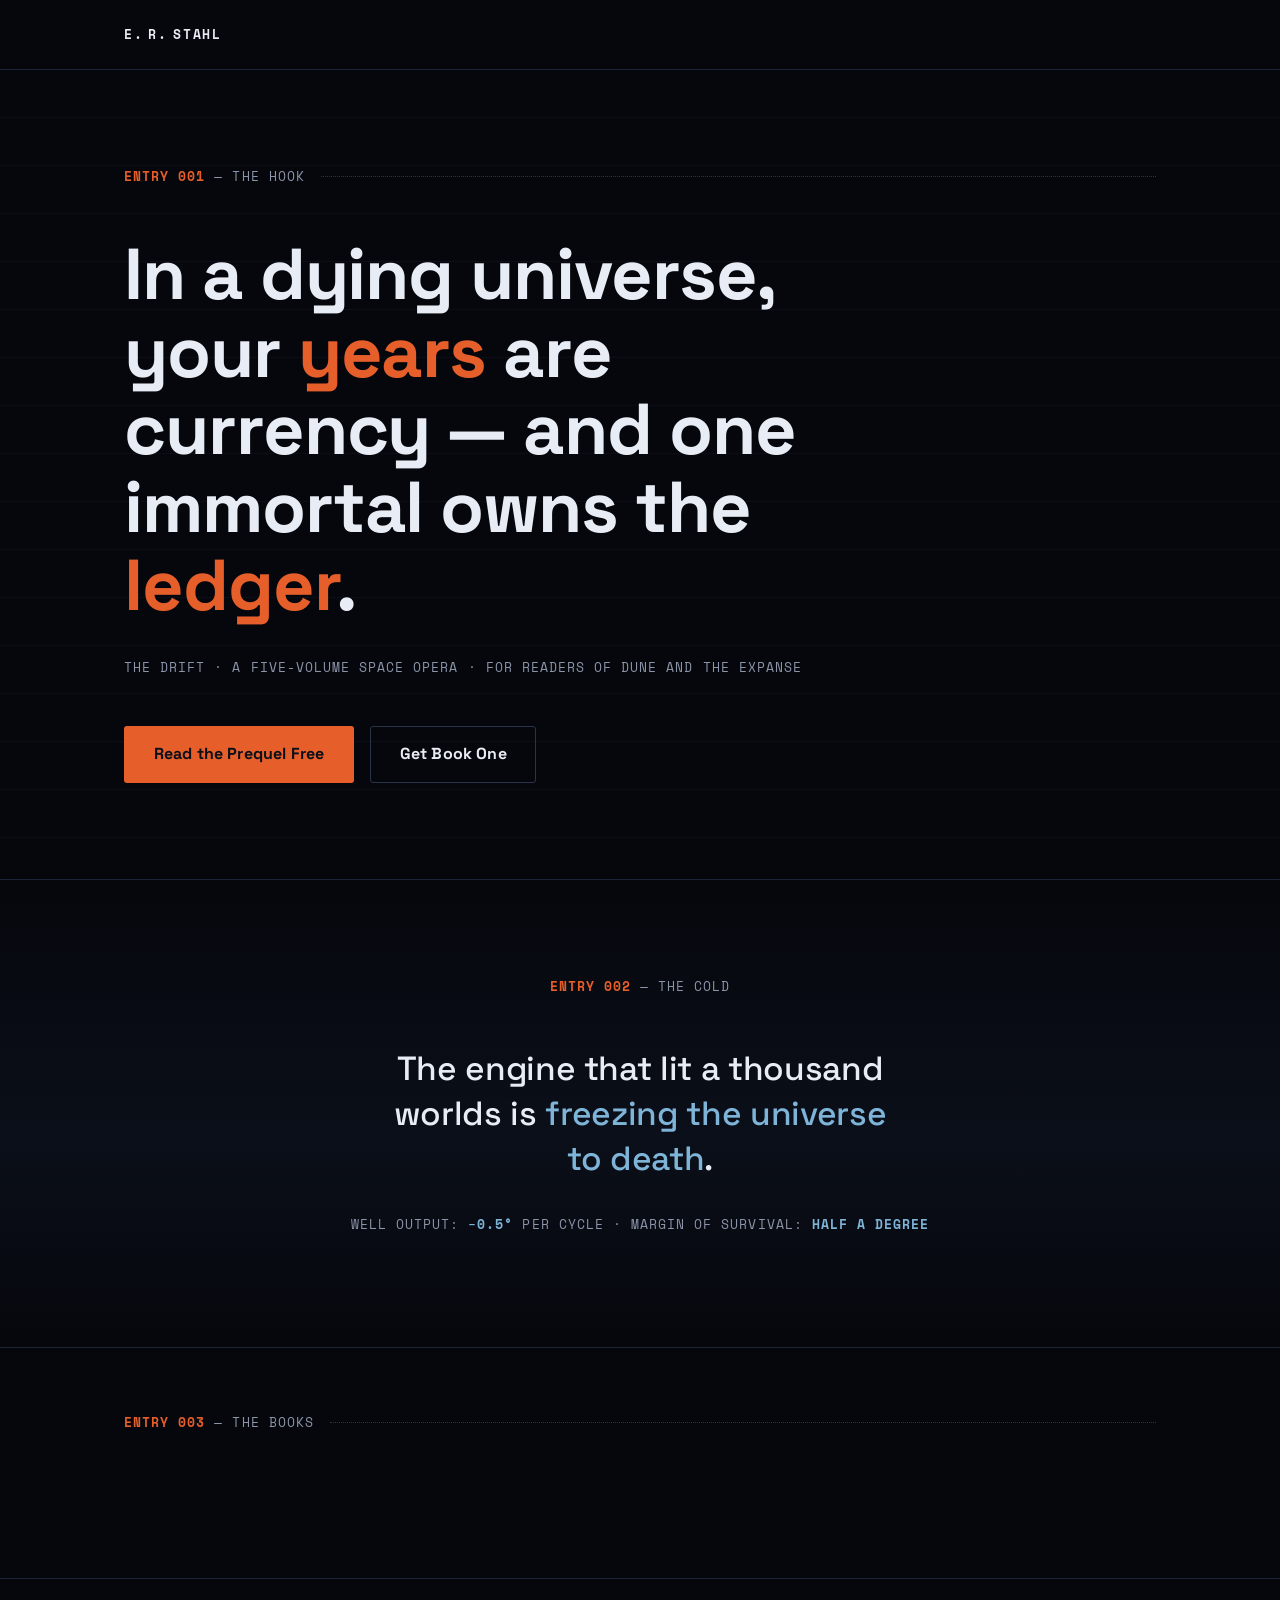
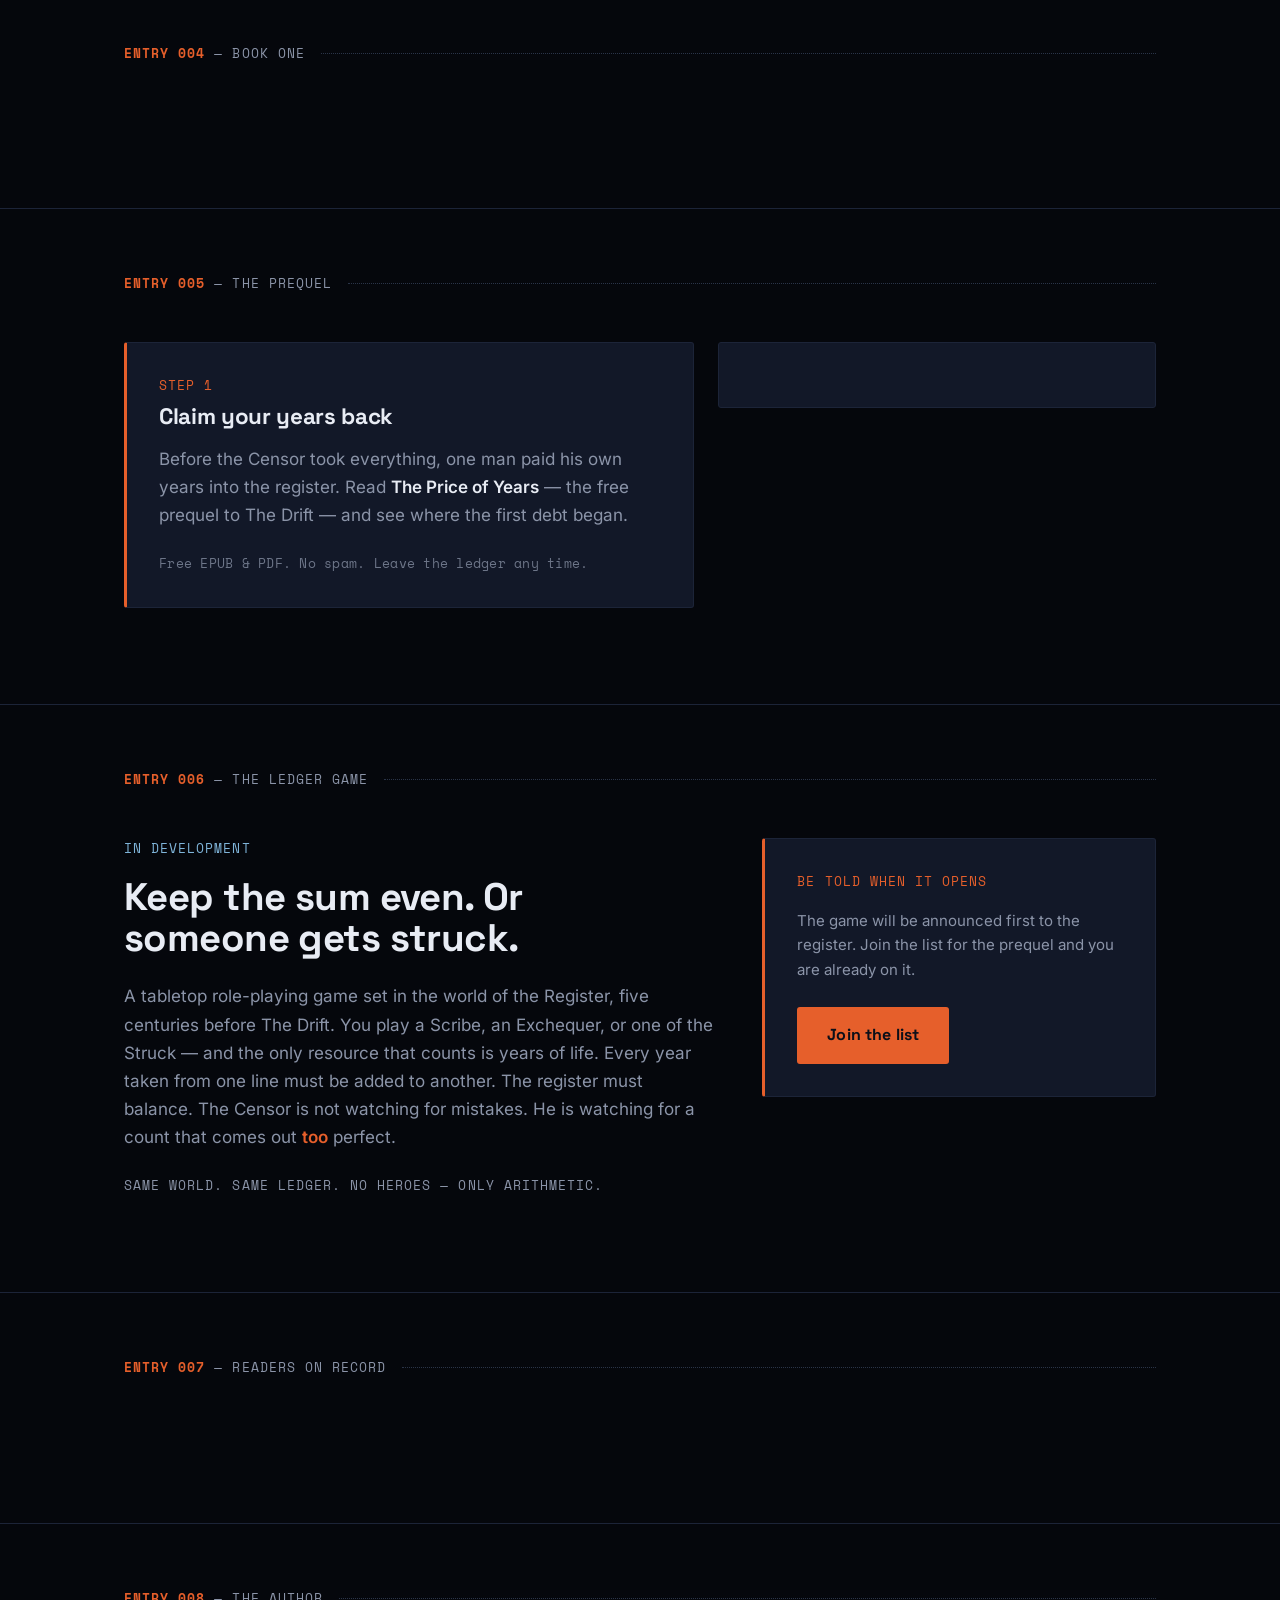
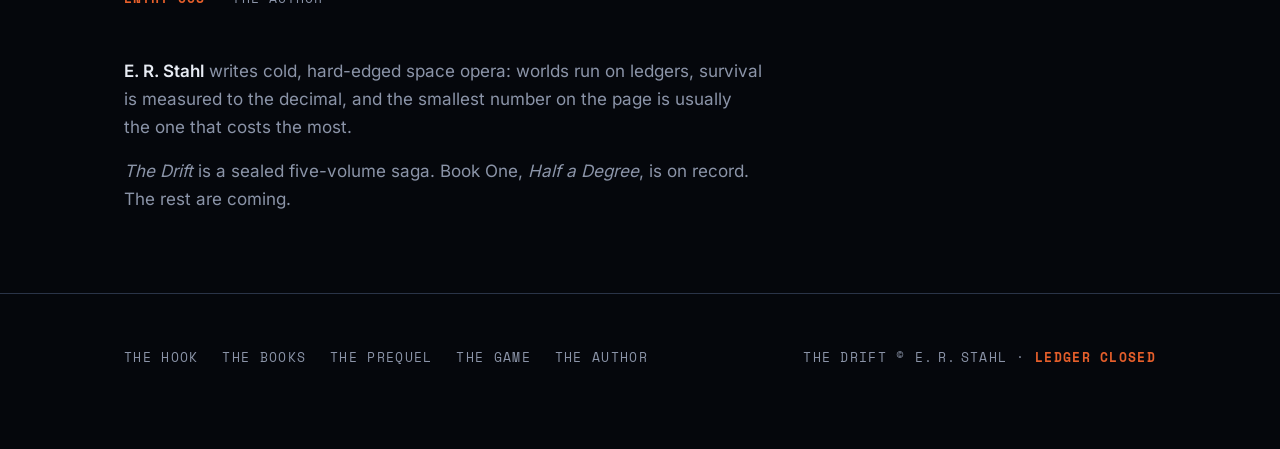
<file: index.html>
<!doctype html>
<html lang="en">
<head>
  <meta charset="utf-8" />
  <meta name="viewport" content="width=device-width, initial-scale=1" />

  <title>E. R. Stahl — The Drift</title>
  <meta name="description" content="The Drift, a five-volume space opera by E. R. Stahl. In a dying universe, your years are currency — and one immortal owns the ledger." />

  <meta property="og:type" content="website" />
  <meta property="og:title" content="E. R. Stahl — The Drift" />
  <meta property="og:description" content="In a dying universe, your years are currency — and one immortal owns the ledger." />
  <meta property="og:image" content="assets/og-image.jpg" />
  <meta property="og:image:width" content="1200" />
  <meta property="og:image:height" content="630" />
  <meta name="twitter:card" content="summary_large_image" />
  <meta name="twitter:image" content="assets/og-image.jpg" />

  <link rel="icon" href="assets/favicon.svg" type="image/svg+xml" />
  <link rel="icon" href="assets/favicon-32.png" sizes="32x32" type="image/png" />
  <link rel="icon" href="assets/favicon.ico" sizes="any" />
  <link rel="apple-touch-icon" href="assets/apple-touch-icon.png" />
  <meta name="theme-color" content="#0B0F19" />

  <link rel="stylesheet" href="css/fonts.css" />
  <link rel="stylesheet" href="css/tokens.css" />
  <link rel="stylesheet" href="css/base.css" />
  <link rel="stylesheet" href="css/sections.css" />
</head>
<body>
  <header class="site-header">
    <div class="container">
      <a class="site-header__brand" href="/">E.&thinsp;R.&thinsp;Stahl</a>
    </div>
  </header>

  <!-- Entries land one at a time:
       001 Hero · 002 Atmosphere · 003 The Books · 004 Book One
       005 The Prequel (EmailOctopus) · 006 Readers · 007 The Author -->
  <main id="app">

    <!-- ENTRY 001 — THE HOOK -->
    <section id="hero" class="hero">
      <div class="container">
        <div class="entry__label">
          <span class="ledger"><b>ENTRY 001</b> — THE HOOK</span>
        </div>
        <h1 class="hero__title">In a dying universe, your <em>years</em> are currency &mdash; and one immortal owns the <em>ledger</em>.</h1>
        <p class="hero__comps ledger">The Drift &middot; A five-volume space opera &middot; For readers of Dune and The Expanse</p>
        <div class="hero__cta">
          <a href="#prequel" class="btn btn--brace">Read the Prequel Free</a>
          <a href="#book-one" class="btn btn--ghost">Get Book One</a>
        </div>
      </div>
    </section>

    <!-- ENTRY 002 — THE COLD -->
    <section id="atmosphere" class="atmosphere">
      <div class="container">
        <div class="entry__label">
          <span class="ledger"><b>ENTRY 002</b> — THE COLD</span>
        </div>
        <p class="atmosphere__line">The engine that lit a thousand worlds is <em>freezing the universe to death</em>.</p>
        <p class="atmosphere__reading ledger">Well output: <b>&minus;0.5&deg;</b> per cycle &middot; Margin of survival: <b>half a degree</b></p>
      </div>
    </section>

    <!-- ENTRY 003 — THE BOOKS -->
    <section id="books" class="shelf">
      <div class="container">
        <div class="entry__label">
          <span class="ledger"><b>ENTRY 003</b> — THE BOOKS</span>
        </div>
        <div id="shelf-grid" class="shelf__grid"></div>
      </div>
    </section>

    <!-- ENTRY 004 — BOOK ONE -->
    <section id="book-detail" class="detail">
      <div class="container">
        <div class="entry__label">
          <span class="ledger"><b>ENTRY 004</b> — BOOK ONE</span>
        </div>
        <div id="detail-grid" class="detail__grid"></div>
      </div>
    </section>

    <!-- ENTRY 005 — THE PREQUEL -->
    <section id="prequel" class="entry">
      <div class="container">
        <div class="entry__label">
          <span class="ledger"><b>ENTRY 005</b> — THE PREQUEL</span>
        </div>

        <ol class="funnel">
          <li class="funnel__step">
            <p class="ledger funnel__num">Step 1</p>
            <h3 class="funnel__head">Claim your years back</h3>
            <p class="funnel__lede">Before the Censor took everything, one man paid his own years into the register. Read <em>The Price of Years</em> &mdash; the free prequel to The Drift &mdash; and see where the first debt began.</p>

            <!-- EmailOctopus embedded form (engine), styled by the site's ledger CSS -->
            <div id="eo-form-wrap" class="funnel__form-wrap">
              <script async src="https://eomail5.com/form/4b16d84e-776c-11f1-80fe-4f10231cc5b2.js" data-form="4b16d84e-776c-11f1-80fe-4f10231cc5b2"></script>
            </div>

            <p class="funnel__fine ledger">Free EPUB &amp; PDF. No spam. Leave the ledger any time.</p>
          </li>

          <li class="funnel__step" id="prequel-step2"></li>
        </ol>
      </div>
    </section>

    <!-- ENTRY 006 — THE GAME (teaser, not yet for sale) -->
    <section id="game" class="entry game-teaser">
      <div class="container">
        <div class="entry__label">
          <span class="ledger"><b>ENTRY 006</b> &mdash; THE LEDGER GAME</span>
        </div>
        <div class="game-teaser__grid">
          <div>
            <p class="ledger game-teaser__status">In development</p>
            <h2 class="game-teaser__head">Keep the sum even. Or someone gets struck.</h2>
            <p class="game-teaser__lede">A tabletop role-playing game set in the world of the Register, five centuries before The Drift. You play a Scribe, an Exchequer, or one of the Struck &mdash; and the only resource that counts is years of life. Every year taken from one line must be added to another. The register must balance. The Censor is not watching for mistakes. He is watching for a count that comes out <em>too</em> perfect.</p>
            <p class="game-teaser__note ledger">Same world. Same ledger. No heroes &mdash; only arithmetic.</p>
          </div>
          <div class="game-teaser__cta-box">
            <p class="ledger">Be told when it opens</p>
            <p class="muted">The game will be announced first to the register. Join the list for the prequel and you are already on it.</p>
            <a href="#prequel" class="btn btn--brace">Join the list</a>
          </div>
        </div>
      </div>
    </section>

    <!-- ENTRY 007 — READERS (hidden until real reviews exist) -->
    <section id="reviews" class="reviews">
      <div class="container">
        <div class="entry__label">
          <span class="ledger"><b>ENTRY 007</b> — READERS ON RECORD</span>
        </div>
        <div id="reviews-grid" class="reviews__grid"></div>
      </div>
    </section>

    <!-- ENTRY 008 — THE AUTHOR -->
    <section id="author" class="author">
      <div class="container">
        <div class="entry__label">
          <span class="ledger"><b>ENTRY 008</b> — THE AUTHOR</span>
        </div>
        <div class="author__body">
          <p><strong>E. R. Stahl</strong> writes cold, hard-edged space opera: worlds run on ledgers, survival is measured to the decimal, and the smallest number on the page is usually the one that costs the most.</p>
          <p><em>The Drift</em> is a sealed five-volume saga. Book One, <em>Half a Degree</em>, is on record. The rest are coming.</p>
        </div>
      </div>
    </section>

  </main>

  <footer class="site-footer">
    <div class="container">
      <ul class="site-footer__nav">
        <li><a href="#hero">The Hook</a></li>
        <li><a href="#books">The Books</a></li>
        <li><a href="#prequel">The Prequel</a></li>
        <li><a href="#game">The Game</a></li>
        <li><a href="#author">The Author</a></li>
      </ul>
      <p class="site-footer__seal">The Drift &copy; E.&thinsp;R.&thinsp;Stahl &middot; <b>Ledger closed</b></p>
    </div>
  </footer>

  <script type="module" src="js/main.js"></script>
</body>
</html>
</file>
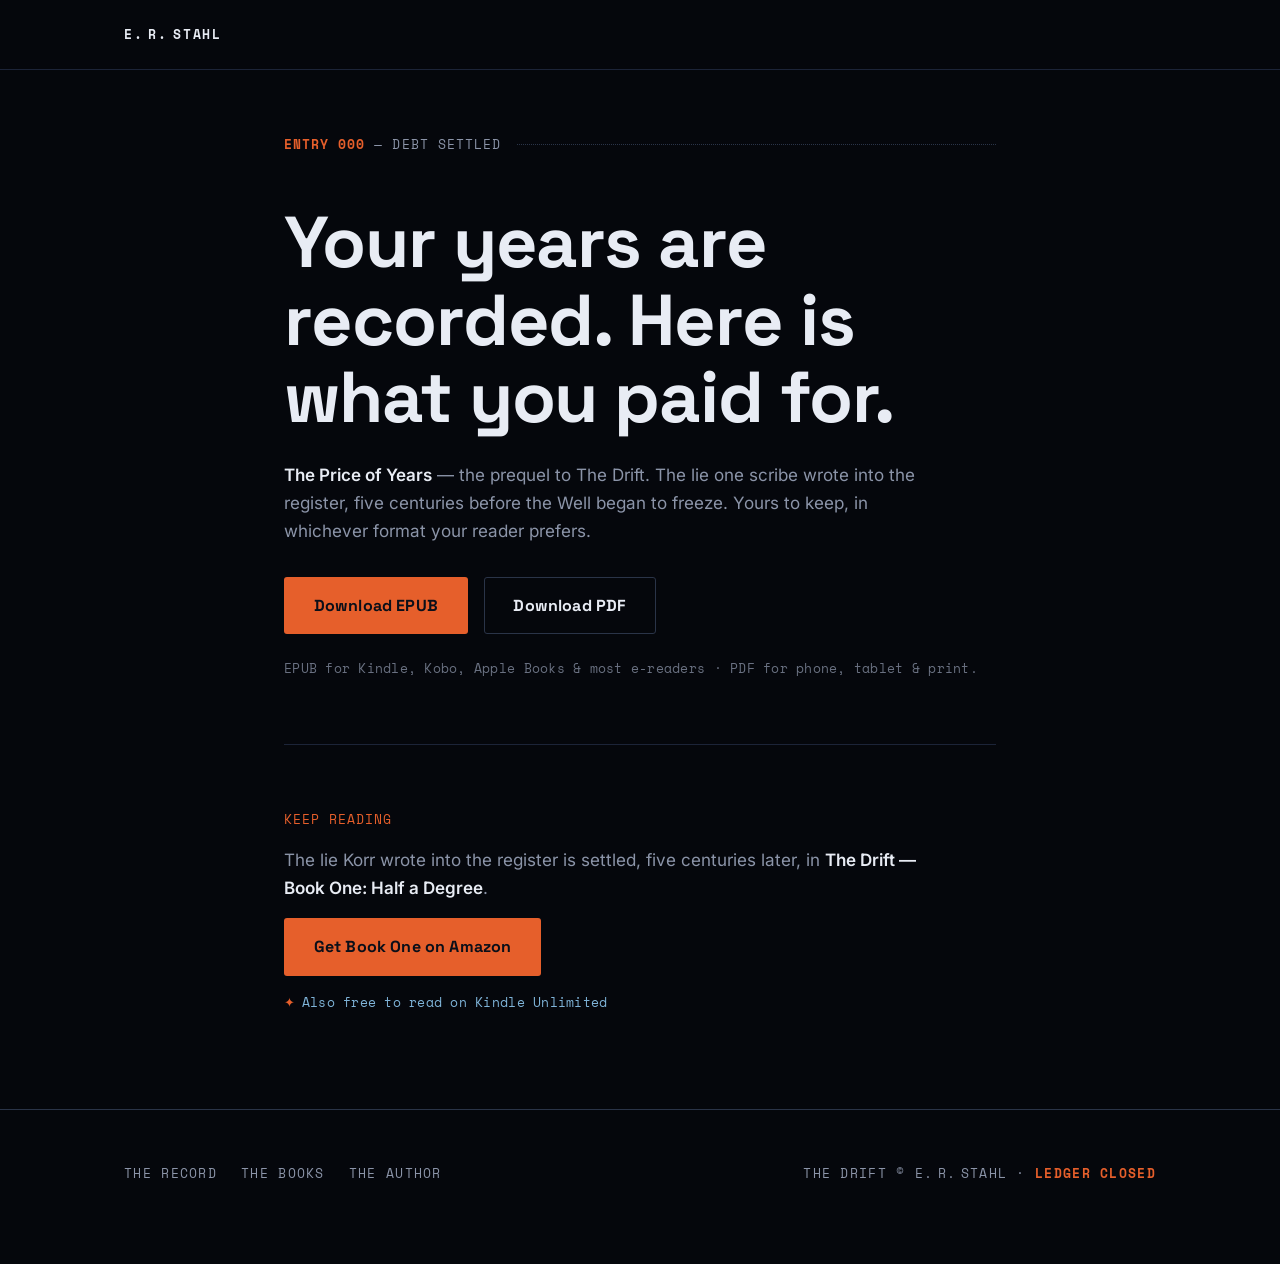
<file: prequel/index.html>
<!doctype html>
<html lang="en">
<head>
  <meta charset="utf-8" />
  <meta name="viewport" content="width=device-width, initial-scale=1" />

  <title>The Price of Years — download · E. R. Stahl</title>
  <meta name="description" content="Download The Price of Years, the free prequel to The Drift by E. R. Stahl." />
  <meta name="robots" content="noindex" />

  <link rel="icon" href="../assets/favicon.svg" type="image/svg+xml" />
  <link rel="icon" href="../assets/favicon-32.png" sizes="32x32" type="image/png" />
  <link rel="apple-touch-icon" href="../assets/apple-touch-icon.png" />
  <meta name="theme-color" content="#0B0F19" />

  <link rel="stylesheet" href="../css/fonts.css" />
  <link rel="stylesheet" href="../css/tokens.css" />
  <link rel="stylesheet" href="../css/base.css" />
  <link rel="stylesheet" href="../css/sections.css" />
</head>
<body>
  <header class="site-header">
    <div class="container">
      <a class="site-header__brand" href="../">E.&thinsp;R.&thinsp;Stahl</a>
    </div>
  </header>

  <main id="app">
    <section class="entry" style="border-top:1px solid var(--line);">
      <div class="container" style="max-width:760px;">
        <div class="entry__label">
          <span class="ledger"><b>ENTRY 000</b> &mdash; DEBT SETTLED</span>
        </div>

        <h1 style="max-width:20ch;">Your years are recorded. Here is what you paid for.</h1>

        <p class="muted" style="max-width:58ch;">
          <em style="color:var(--ink);font-style:normal;font-weight:600;">The Price of Years</em> &mdash; the prequel to The Drift.
          The lie one scribe wrote into the register, five centuries before the Well began to freeze.
          Yours to keep, in whichever format your reader prefers.
        </p>

        <div class="detail__buy" style="margin-top:var(--sp-4);">
          <a href="../downloads/the-price-of-years.epub" class="btn btn--brace" download>Download EPUB</a>
          <a href="../downloads/the-price-of-years.pdf" class="btn btn--ghost" download>Download PDF</a>
        </div>

        <p class="funnel__fine ledger" style="margin-top:var(--sp-3);">
          EPUB for Kindle, Kobo, Apple Books &amp; most e-readers &middot; PDF for phone, tablet &amp; print.
        </p>

        <hr style="border:none;border-top:1px solid var(--line);margin:var(--sp-8) 0;" />

        <p class="ledger" style="color:var(--brace);">Keep reading</p>
        <p class="muted" style="max-width:58ch;">
          The lie Korr wrote into the register is settled, five centuries later, in
          <em style="color:var(--ink);font-style:normal;font-weight:600;">The Drift &mdash; Book One: Half a Degree</em>.
        </p>
        <p style="margin-top:var(--sp-2);">
          <a href="https://www.amazon.com/dp/B0H6TMXJSC" class="btn btn--brace" target="_blank" rel="noopener">Get Book One on Amazon</a>
        </p>
        <p class="detail__ku ledger" style="margin-top:var(--sp-2);">Also free to read on Kindle Unlimited</p>
      </div>
    </section>
  </main>

  <footer class="site-footer">
    <div class="container">
      <ul class="site-footer__nav">
        <li><a href="../">The Record</a></li>
        <li><a href="../#books">The Books</a></li>
        <li><a href="../#author">The Author</a></li>
      </ul>
      <p class="site-footer__seal">The Drift &copy; E.&thinsp;R.&thinsp;Stahl &middot; <b>Ledger closed</b></p>
    </div>
  </footer>
</body>
</html>
</file>
<file: css/fonts.css>
/* E. R. STAHL — self-hosted fonts (no external requests).
   Space Grotesk = display · Inter = body · Space Mono = ledger voice */

@font-face {
  font-family: "Space Grotesk";
  font-style: normal;
  font-weight: 500;
  font-display: swap;
  src: url("../assets/fonts/space-grotesk-latin-500-normal.woff2") format("woff2");
}
@font-face {
  font-family: "Space Grotesk";
  font-style: normal;
  font-weight: 700;
  font-display: swap;
  src: url("../assets/fonts/space-grotesk-latin-700-normal.woff2") format("woff2");
}

@font-face {
  font-family: "Inter";
  font-style: normal;
  font-weight: 400;
  font-display: swap;
  src: url("../assets/fonts/inter-latin-400-normal.woff2") format("woff2");
}
@font-face {
  font-family: "Inter";
  font-style: normal;
  font-weight: 600;
  font-display: swap;
  src: url("../assets/fonts/inter-latin-600-normal.woff2") format("woff2");
}

@font-face {
  font-family: "Space Mono";
  font-style: normal;
  font-weight: 400;
  font-display: swap;
  src: url("../assets/fonts/space-mono-latin-400-normal.woff2") format("woff2");
}
@font-face {
  font-family: "Space Mono";
  font-style: normal;
  font-weight: 700;
  font-display: swap;
  src: url("../assets/fonts/space-mono-latin-700-normal.woff2") format("woff2");
}
</file>
<file: css/tokens.css>
/* ==========================================================================
   E. R. STAHL — DESIGN TOKENS
   Concept: the site is a page of the Censor's ledger.
   Cold (#0B0F19) is the freezing universe; Brace (#E65F2B) is the ember
   the crew carries. Space Mono is the register's voice.
   ========================================================================== */

:root {
  /* --- Palette --- */
  --cold-0: #05070C;        /* deepest background (page) */
  --cold-1: #0B0F19;        /* base surface */
  --cold-2: #121828;        /* raised surface (cards) */
  --line: #1C2438;          /* ledger rule lines, borders */
  --line-strong: #2A3448;  /* stronger rules (section dividers) */
  --ink: #E8ECF4;           /* primary text */
  --ink-dim: #8B94A8;       /* secondary text */
  --brace: #E65F2B;         /* the ember — accent, CTA */
  --brace-hot: #FF7A3D;     /* hover state */
  --frost: #7FB4D9;         /* cold counterpoint, used sparingly (links, thin details) */

  /* --- Type --- */
  --font-display: "Space Grotesk", system-ui, sans-serif;
  --font-body: "Inter", system-ui, sans-serif;
  --font-ledger: "Space Mono", ui-monospace, monospace;

  /* Fluid type scale */
  --fs-hero: clamp(2.4rem, 6.5vw, 4.5rem);
  --fs-h2: clamp(1.6rem, 3.5vw, 2.4rem);
  --fs-h3: 1.25rem;
  --fs-body: 1.0625rem;     /* 17px */
  --fs-small: 0.9375rem;    /* 15px */
  --fs-ledger: 0.8125rem;   /* 13px — entry labels, counter */

  /* --- Spacing scale (multiples of 8) --- */
  --sp-1: 0.5rem;
  --sp-2: 1rem;
  --sp-3: 1.5rem;
  --sp-4: 2rem;
  --sp-6: 3rem;
  --sp-8: 4rem;
  --sp-12: 6rem;

  /* --- Layout --- */
  --container: 1080px;
  --radius: 3px;            /* almost square: ledger, not app */
}
</file>
<file: css/base.css>
/* ==========================================================================
   E. R. STAHL — BASE
   Reset, typography, ledger primitives (rules, entry labels, counter),
   buttons, accessibility floor.
   ========================================================================== */

*, *::before, *::after { box-sizing: border-box; }

html { scroll-behavior: smooth; }

body {
  margin: 0;
  background: var(--cold-0);
  color: var(--ink);
  font-family: var(--font-body);
  font-size: var(--fs-body);
  line-height: 1.65;
  -webkit-font-smoothing: antialiased;
}

img { max-width: 100%; display: block; }

.container {
  max-width: var(--container);
  margin: 0 auto;
  padding: 0 var(--sp-3);
}

/* --- Headings: Space Grotesk, tight --- */
h1, h2, h3 {
  font-family: var(--font-display);
  font-weight: 700;
  line-height: 1.08;
  letter-spacing: -0.015em;
  margin: 0 0 var(--sp-3);
  color: var(--ink);
}
h1 { font-size: var(--fs-hero); }
h2 { font-size: var(--fs-h2); }
h3 { font-size: var(--fs-h3); }

p { margin: 0 0 var(--sp-2); }
.muted { color: var(--ink-dim); }

a { color: var(--frost); text-decoration: none; }
a:hover { text-decoration: underline; }

/* --- Ledger primitives ------------------------------------------------ */

/* The ledger voice: labels, figures, entry numbers */
.ledger {
  font-family: var(--font-ledger);
  font-size: var(--fs-ledger);
  letter-spacing: 0.08em;
  text-transform: uppercase;
  color: var(--ink-dim);
}

/* Section = one ledger entry. Thin rule + entry label on top. */
.entry {
  border-top: 1px solid var(--line);
  padding: var(--sp-8) 0 var(--sp-12);
}
.entry__label {
  display: flex;
  align-items: baseline;
  gap: var(--sp-2);
  margin-bottom: var(--sp-6);
}
.entry__label .ledger b { color: var(--brace); font-weight: 700; }
.entry__label::after {
  content: "";
  flex: 1;
  border-bottom: 1px dotted var(--line-strong);
  transform: translateY(-4px);
}

/* The live counter — the ledger's stamp (top right, fixed) */
.years-counter {
  position: fixed;
  top: var(--sp-2);
  right: var(--sp-3);
  z-index: 1000;
  font-family: var(--font-ledger);
  text-align: right;
  color: var(--ink-dim);
  background: color-mix(in srgb, var(--cold-1) 88%, transparent);
  border: 1px solid var(--line-strong);
  border-right: 3px solid var(--brace);
  border-radius: var(--radius);
  padding: 10px 14px;
  backdrop-filter: blur(6px);
  user-select: none;
}
.years-counter__line {
  display: block;
  font-size: 0.6875rem;      /* 11px */
  letter-spacing: 0.12em;
  text-transform: uppercase;
}
.years-counter__figure {
  display: block;
  color: var(--brace);
  font-weight: 700;
  font-size: 1.375rem;       /* 22px — the number is the point */
  letter-spacing: 0.02em;
  line-height: 1.3;
  font-variant-numeric: tabular-nums;
}
.years-counter__figure span { font-size: 0.75em; color: var(--ink-dim); font-weight: 400; }

@media (max-width: 640px) {
  .years-counter { padding: 8px 10px; }
  .years-counter__figure { font-size: 1.125rem; }
}

/* --- Buttons ----------------------------------------------------------- */
.btn {
  display: inline-block;
  font-family: var(--font-display);
  font-weight: 700;
  font-size: 1rem;
  letter-spacing: 0.01em;
  padding: 0.9rem 1.8rem;
  border-radius: var(--radius);
  border: 1px solid transparent;
  cursor: pointer;
  text-decoration: none;
  transition: background-color 0.15s ease, border-color 0.15s ease, color 0.15s ease;
}
.btn:hover { text-decoration: none; }

.btn--brace { background: var(--brace); color: #0B0F19; }
.btn--brace:hover { background: var(--brace-hot); }

.btn--ghost {
  background: transparent;
  color: var(--ink);
  border-color: var(--line-strong);
}
.btn--ghost:hover { border-color: var(--brace); color: var(--brace); }

/* --- Accessibility floor ------------------------------------------------ */
:focus-visible {
  outline: 2px solid var(--brace);
  outline-offset: 2px;
}

@media (prefers-reduced-motion: reduce) {
  html { scroll-behavior: auto; }
  *, *::before, *::after { transition: none !important; animation: none !important; }
}
</file>
<file: css/sections.css>
/* ==========================================================================
   E. R. STAHL — SECTIONS
   One block per site entry. Phase 1: Hero.
   ========================================================================== */

/* --- Header (slim brand bar, balances the counter) --------------------- */
.site-header {
  padding: var(--sp-3) 0;
}
.site-header .container {
  display: flex;
  align-items: center;
  gap: var(--sp-3);
}
.site-header__brand {
  font-family: var(--font-ledger);
  font-size: var(--fs-ledger);
  font-weight: 700;
  letter-spacing: 0.14em;
  text-transform: uppercase;
  color: var(--ink);
  text-decoration: none;
}
.site-header__brand:hover { text-decoration: none; color: var(--brace); }

/* --- Hero (ENTRY 001) --------------------------------------------------- */
.hero {
  position: relative;
  padding: var(--sp-12) 0;
  border-top: 1px solid var(--line);
  /* faint ledger ruling in the dark — barely there */
  background-image: repeating-linear-gradient(
    to bottom,
    transparent 0,
    transparent 47px,
    rgba(42, 52, 72, 0.16) 47px,
    rgba(42, 52, 72, 0.16) 48px
  );
}

.hero__title {
  max-width: 17ch;
  margin-bottom: var(--sp-4);
}
.hero__title em {
  font-style: normal;
  color: var(--brace);
}

.hero__comps {
  margin: 0 0 var(--sp-6);
}

.hero__cta {
  display: flex;
  flex-wrap: wrap;
  gap: var(--sp-2);
}

@media (max-width: 640px) {
  .hero { padding: var(--sp-8) 0 var(--sp-12); }
  .hero__cta .btn { width: 100%; text-align: center; }
}

/* --- Atmosphere band (ENTRY 002) ---------------------------------------- */
.atmosphere {
  border-top: 1px solid var(--line);
  background: linear-gradient(to bottom, var(--cold-0), var(--cold-1) 55%, var(--cold-0));
  padding: var(--sp-12) 0;
  text-align: center;
}
.atmosphere .entry__label {
  justify-content: center;
}
.atmosphere .entry__label::after { display: none; }

.atmosphere__line {
  font-family: var(--font-display);
  font-weight: 500;
  font-size: clamp(1.4rem, 3.2vw, 2.1rem);
  line-height: 1.35;
  letter-spacing: -0.01em;
  color: var(--ink);
  max-width: 24ch;
  margin: 0 auto var(--sp-4);
}
.atmosphere__line em {
  font-style: normal;
  color: var(--frost);
}

.atmosphere__reading {
  color: var(--ink-dim);
}
.atmosphere__reading b { color: var(--frost); font-weight: 700; }

/* --- Saga shelf (ENTRY 003) --------------------------------------------- */
.shelf {
  border-top: 1px solid var(--line);
  padding: var(--sp-8) 0 var(--sp-12);
}
.shelf__grid {
  display: grid;
  gap: var(--sp-3);
  grid-template-columns: 1fr;
  margin-top: var(--sp-4);
}
@media (min-width: 620px) {
  .shelf__grid { grid-template-columns: repeat(2, 1fr); }
}
@media (min-width: 900px) {
  .shelf__grid { grid-template-columns: repeat(3, 1fr); }
}

.book-card {
  display: flex;
  flex-direction: column;
  background: var(--cold-2);
  border: 1px solid var(--line);
  border-radius: var(--radius);
  overflow: hidden;
}
.book-card.is-available {
  border-color: var(--line-strong);
  border-left: 3px solid var(--brace);
}

.book-card__cover {
  aspect-ratio: 2 / 3;
  background: var(--cold-1);
}
.book-card__cover img { width: 100%; height: 100%; object-fit: cover; }

.book-card__cover--sealed {
  display: flex;
  align-items: center;
  justify-content: center;
  border-bottom: 1px solid var(--line);
  background-image: repeating-linear-gradient(
    45deg,
    transparent 0, transparent 11px,
    rgba(42, 52, 72, 0.25) 11px, rgba(42, 52, 72, 0.25) 12px
  );
}
.book-card__vol {
  font-family: var(--font-ledger);
  font-size: var(--fs-ledger);
  letter-spacing: 0.14em;
  text-transform: uppercase;
  color: var(--ink-dim);
  border: 1px solid var(--line-strong);
  border-radius: var(--radius);
  padding: 6px 12px;
  background: color-mix(in srgb, var(--cold-1) 70%, transparent);
}

.book-card__body {
  display: flex;
  flex-direction: column;
  gap: var(--sp-2);
  padding: var(--sp-3);
  flex: 1;
}
.book-card__meta {
  display: flex;
  justify-content: space-between;
  align-items: center;
  margin: 0;
}
.book-card__state.is-open { color: var(--brace); }

.book-card__title {
  margin: 0;
  font-size: 1.35rem;
}
.is-sealed .book-card__title { color: var(--ink-dim); letter-spacing: 0.1em; }

.book-card__teaser {
  color: var(--ink-dim);
  font-size: var(--fs-small);
  margin: 0;
  flex: 1;
}
.book-card__cta { align-self: flex-start; margin-top: var(--sp-1); }
.book-card__pending {
  color: var(--ink-dim);
  opacity: 0.7;
  margin-top: var(--sp-1);
}

/* --- Book One detail (ENTRY 004) ---------------------------------------- */
.detail {
  border-top: 1px solid var(--line);
  padding: var(--sp-8) 0 var(--sp-12);
}
.detail__grid {
  display: grid;
  gap: var(--sp-6);
  grid-template-columns: 1fr;
  margin-top: var(--sp-4);
  align-items: start;
}
@media (min-width: 820px) {
  .detail__grid { grid-template-columns: 320px 1fr; gap: var(--sp-8); }
}

.detail__cover {
  border: 1px solid var(--line-strong);
  border-radius: var(--radius);
  overflow: hidden;
  aspect-ratio: 2 / 3;
  background: var(--cold-2);
  position: sticky;
  top: var(--sp-6);
}
.detail__cover img { width: 100%; height: 100%; object-fit: cover; }
.detail__cover-placeholder {
  width: 100%; height: 100%;
  display: flex; flex-direction: column;
  align-items: center; justify-content: center; gap: var(--sp-1);
  text-align: center; padding: var(--sp-3);
  background-image: repeating-linear-gradient(
    45deg, transparent 0, transparent 11px,
    rgba(42,52,72,0.25) 11px, rgba(42,52,72,0.25) 12px);
}
.detail__cover-placeholder span:first-child {
  font-family: var(--font-ledger); font-size: var(--fs-ledger);
  letter-spacing: 0.14em; text-transform: uppercase; color: var(--ink-dim);
}
.detail__cover-placeholder span:last-child {
  font-family: var(--font-display); font-weight: 700; font-size: 1.5rem; color: var(--ink);
}

.detail__eyebrow {
  display: flex; justify-content: space-between; align-items: center; gap: var(--sp-2);
  margin: 0 0 var(--sp-2);
}
.detail__state { color: var(--brace); }
.detail__title { font-size: var(--fs-h2); margin: 0 0 var(--sp-3); }

.detail__synopsis p { color: var(--ink); margin-bottom: var(--sp-2); }
.detail__synopsis p:last-child { color: var(--frost); }

.detail__tropes-head { margin: var(--sp-4) 0 var(--sp-2); color: var(--ink-dim); }
.detail__tropes {
  list-style: none; margin: 0 0 var(--sp-4); padding: 0;
  display: grid; gap: var(--sp-1);
}
@media (min-width: 560px) {
  .detail__tropes { grid-template-columns: repeat(2, 1fr); column-gap: var(--sp-4); }
}
.detail__tropes li {
  position: relative; padding-left: 1.6em;
  font-size: var(--fs-small); color: var(--ink);
}
.detail__tropes li::before {
  content: "\2713"; /* check */
  position: absolute; left: 0; top: 0;
  color: var(--brace); font-weight: 700;
}

.detail__formats { margin: 0 0 var(--sp-3); color: var(--ink-dim); }
.detail__buy { display: flex; flex-wrap: wrap; gap: var(--sp-2); }
.detail__ku {
  margin: var(--sp-2) 0 0;
  color: var(--frost);
  text-transform: none;
  letter-spacing: 0.02em;
}
.detail__ku::before {
  content: "\2726"; /* small four-point star */
  color: var(--brace);
  margin-right: 0.5em;
}

.btn.is-disabled {
  opacity: 0.45; cursor: not-allowed; pointer-events: none;
}
@media (max-width: 560px) {
  .detail__buy .btn { width: 100%; text-align: center; }
}

/* --- Prequel funnel (ENTRY 005) ----------------------------------------- */
.funnel {
  list-style: none;
  margin: var(--sp-4) 0 0;
  padding: 0;
  display: grid;
  gap: var(--sp-3);
  grid-template-columns: 1fr;
}
@media (min-width: 780px) {
  .funnel { grid-template-columns: 1.3fr 1fr; align-items: start; }
}

.funnel__step {
  background: var(--cold-2);
  border: 1px solid var(--line);
  border-radius: var(--radius);
  padding: var(--sp-4);
}
.funnel__step:first-child { border-left: 3px solid var(--brace); }

.funnel__num { margin: 0 0 var(--sp-1); color: var(--brace); }
.funnel__head { margin: 0 0 var(--sp-2); font-size: 1.4rem; }
.funnel__lede { color: var(--ink-dim); margin: 0 0 var(--sp-3); }
.funnel__lede em { color: var(--ink); font-style: normal; font-weight: 600; }

.funnel__form {
  display: flex;
  flex-wrap: wrap;
  gap: var(--sp-1);
}
.funnel__form input[type="email"] {
  flex: 1 1 220px;
  min-width: 0;
  background: var(--cold-1);
  border: 1px solid var(--line-strong);
  border-radius: var(--radius);
  color: var(--ink);
  font-family: var(--font-body);
  font-size: var(--fs-body);
  padding: 0.9rem 1rem;
}
.funnel__form input[type="email"]::placeholder { color: var(--ink-dim); }
.funnel__form input[type="email"]:focus-visible {
  border-color: var(--brace);
  outline: none;
}
.funnel__form .btn { flex: 0 0 auto; }

.funnel__msg { min-height: 1.2em; margin: var(--sp-2) 0 0; font-size: var(--fs-small); }
.funnel__msg.is-ok { color: var(--frost); }
.funnel__msg.is-error { color: var(--brace-hot); }

.funnel__fine { margin: var(--sp-2) 0 0; opacity: 0.75; text-transform: none; letter-spacing: 0.02em; }

/* --- EmailOctopus embed, dressed in the ledger look --------------------- */
/* The EO script injects its own field + button after load; we restyle it,
   scoped to the wrapper, using !important to win over its late styles. */
.funnel__form-wrap { margin: 0 0 var(--sp-1); }

#eo-form-wrap form {
  display: flex !important;
  flex-wrap: wrap !important;
  gap: var(--sp-1) !important;
  margin: 0 !important;
  padding: 0 !important;
  background: transparent !important;
  box-shadow: none !important;
  max-width: none !important;
}
#eo-form-wrap input[type="email"],
#eo-form-wrap input[type="text"] {
  flex: 1 1 220px !important;
  min-width: 0 !important;
  background: var(--cold-1) !important;
  border: 1px solid var(--line-strong) !important;
  border-radius: var(--radius) !important;
  color: var(--ink) !important;
  font-family: var(--font-body) !important;
  font-size: var(--fs-body) !important;
  padding: 0.9rem 1rem !important;
  box-shadow: none !important;
}
#eo-form-wrap input::placeholder { color: var(--ink-dim) !important; }
#eo-form-wrap input:focus-visible {
  border-color: var(--brace) !important;
  outline: none !important;
}
#eo-form-wrap button,
#eo-form-wrap input[type="submit"] {
  flex: 0 0 auto !important;
  background: var(--brace) !important;
  color: #0B0F19 !important;
  border: 1px solid transparent !important;
  border-radius: var(--radius) !important;
  font-family: var(--font-display) !important;
  font-weight: 700 !important;
  font-size: 1rem !important;
  padding: 0.9rem 1.8rem !important;
  cursor: pointer !important;
  box-shadow: none !important;
  transition: background-color 0.15s ease !important;
}
#eo-form-wrap button:hover,
#eo-form-wrap input[type="submit"]:hover { background: var(--brace-hot) !important; }

/* success / error messages from EO */
#eo-form-wrap .octopus-success-message,
#eo-form-wrap [class*="success"] { color: var(--frost) !important; }
#eo-form-wrap .octopus-error-message,
#eo-form-wrap [class*="error"] { color: var(--brace-hot) !important; }

/* consent checkbox label, if enabled */
#eo-form-wrap label { color: var(--ink-dim) !important; font-size: var(--fs-small) !important; }

/* hide EO's own heading/description if any (we provide our own pitch) */
#eo-form-wrap h1, #eo-form-wrap h2, #eo-form-wrap h3, #eo-form-wrap p:first-child:empty { display: none !important; }

.visually-hidden {
  position: absolute !important;
  width: 1px; height: 1px;
  padding: 0; margin: -1px;
  overflow: hidden; clip: rect(0 0 0 0);
  white-space: nowrap; border: 0;
}

@media (max-width: 560px) {
  .funnel__form .btn { width: 100%; }
}

/* --- Social proof (ENTRY 006) ------------------------------------------- */
.reviews {
  border-top: 1px solid var(--line);
  padding: var(--sp-8) 0 var(--sp-12);
}
.reviews__grid {
  display: grid;
  gap: var(--sp-3);
  grid-template-columns: 1fr;
  margin-top: var(--sp-4);
}
@media (min-width: 720px) {
  .reviews__grid { grid-template-columns: repeat(3, 1fr); }
}

.review {
  margin: 0;
  background: var(--cold-2);
  border: 1px solid var(--line);
  border-radius: var(--radius);
  padding: var(--sp-4);
  display: flex;
  flex-direction: column;
  gap: var(--sp-2);
}
.review__stars {
  color: var(--brace);
  letter-spacing: 0.15em;
  font-size: 0.95rem;
}
.review__quote {
  margin: 0;
  color: var(--ink);
  font-size: var(--fs-small);
  line-height: 1.6;
}
.review__by {
  display: flex;
  flex-direction: column;
  gap: 2px;
  margin-top: auto;
}
.review__name { font-weight: 600; }
.review__source { color: var(--ink-dim); }

/* --- The Game teaser (ENTRY 006) ---------------------------------------- */
.game-teaser__grid {
  display: grid;
  gap: var(--sp-4);
  grid-template-columns: 1fr;
  margin-top: var(--sp-4);
  align-items: start;
}
@media (min-width: 820px) {
  .game-teaser__grid { grid-template-columns: 1.5fr 1fr; gap: var(--sp-6); }
}
.game-teaser__status { color: var(--frost); margin: 0 0 var(--sp-2); }
.game-teaser__head { font-size: var(--fs-h2); margin: 0 0 var(--sp-3); max-width: 20ch; }
.game-teaser__lede { color: var(--ink-dim); margin: 0 0 var(--sp-3); }
.game-teaser__lede em { color: var(--brace); font-style: normal; font-weight: 600; }
.game-teaser__note { color: var(--ink-dim); margin: 0; }
.game-teaser__cta-box {
  background: var(--cold-2);
  border: 1px solid var(--line);
  border-left: 3px solid var(--brace);
  border-radius: var(--radius);
  padding: var(--sp-4);
}
.game-teaser__cta-box .ledger { color: var(--brace); margin: 0 0 var(--sp-2); }
.game-teaser__cta-box .muted { margin: 0 0 var(--sp-3); font-size: var(--fs-small); }

/* --- The Author + footer (ENTRY 007) ------------------------------------ */
.author {
  border-top: 1px solid var(--line);
  padding: var(--sp-8) 0 var(--sp-8);
}
.author__body {
  max-width: 58ch;
  margin-top: var(--sp-4);
}
.author__body p { color: var(--ink-dim); }
.author__body p strong { color: var(--ink); font-weight: 600; }

.site-footer {
  border-top: 1px solid var(--line-strong);
  padding: var(--sp-6) 0 var(--sp-8);
}
.site-footer .container {
  display: flex;
  flex-wrap: wrap;
  align-items: baseline;
  justify-content: space-between;
  gap: var(--sp-3);
}
.site-footer__nav {
  display: flex;
  flex-wrap: wrap;
  gap: var(--sp-3);
  list-style: none;
  margin: 0;
  padding: 0;
}
.site-footer__nav a {
  font-family: var(--font-ledger);
  font-size: var(--fs-ledger);
  letter-spacing: 0.1em;
  text-transform: uppercase;
  color: var(--ink-dim);
}
.site-footer__nav a:hover { color: var(--brace); text-decoration: none; }

.site-footer__seal {
  font-family: var(--font-ledger);
  font-size: var(--fs-ledger);
  letter-spacing: 0.1em;
  text-transform: uppercase;
  color: var(--ink-dim);
}
.site-footer__seal b { color: var(--brace); font-weight: 700; }
</file>
